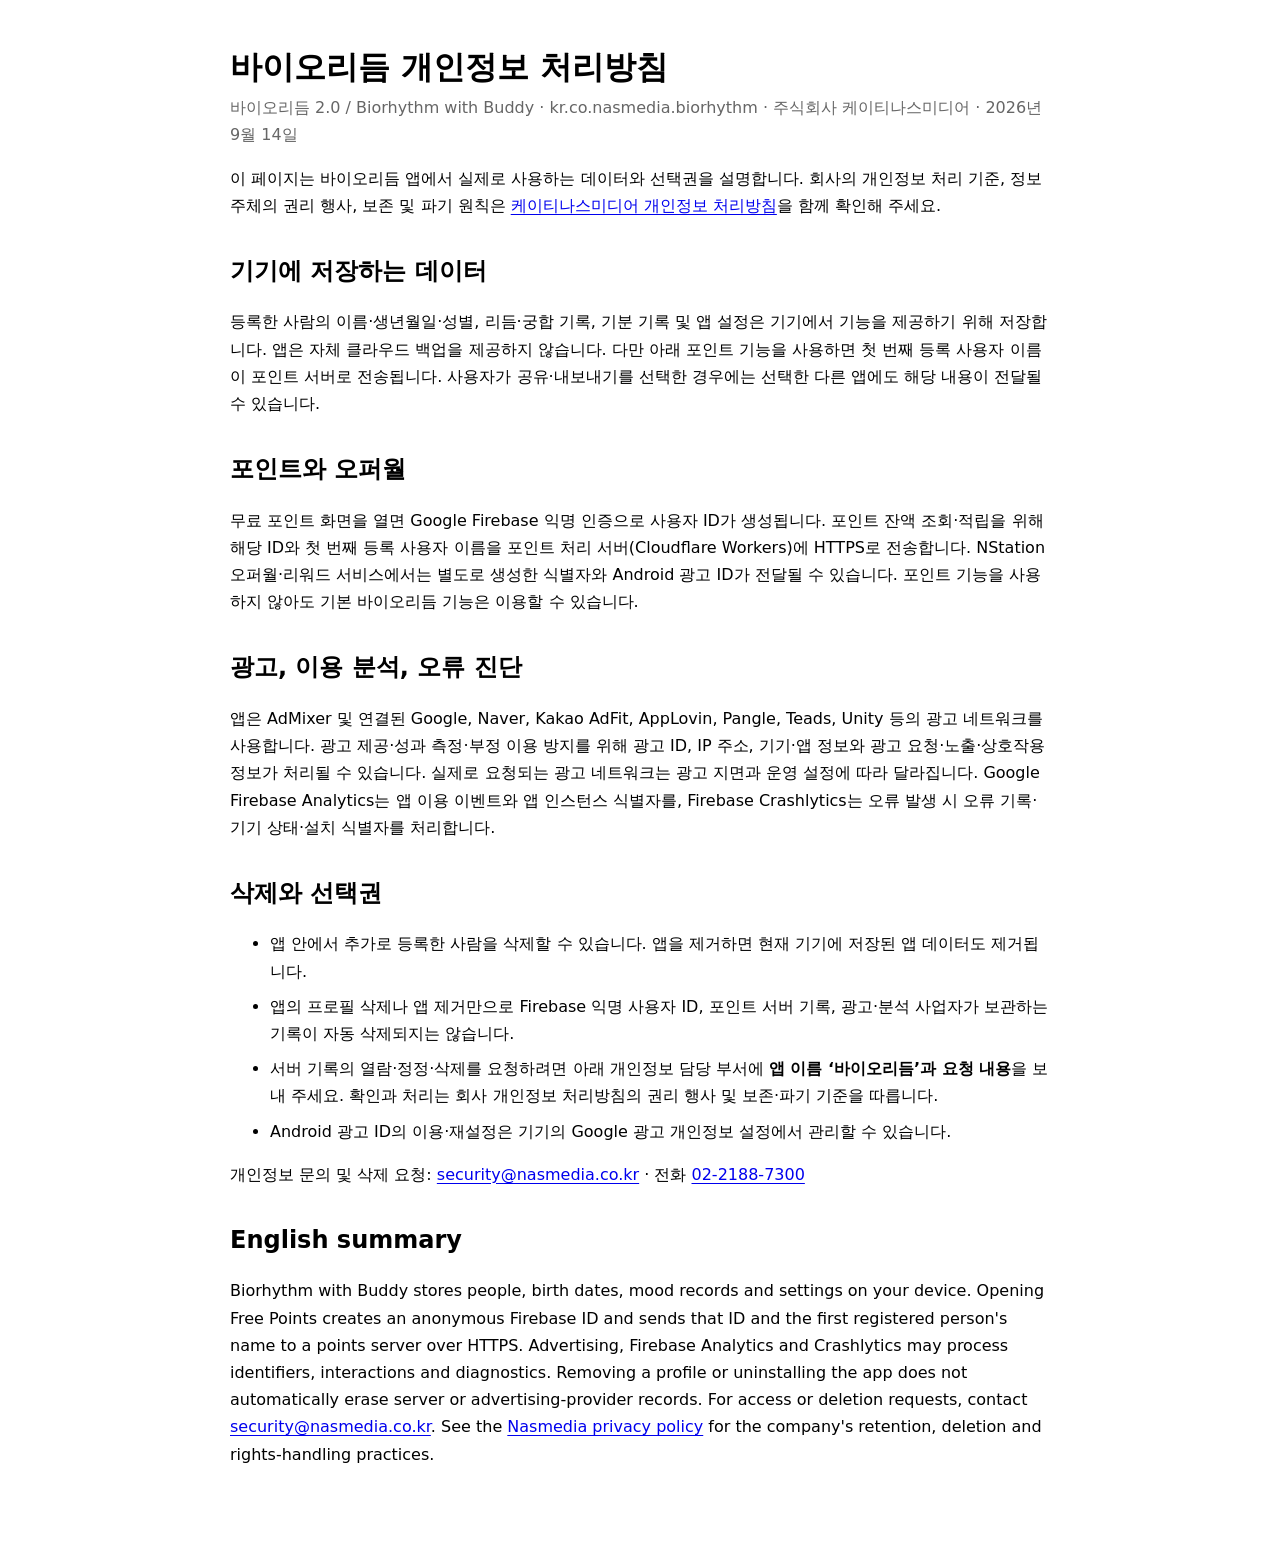
<file: biorhythm/privacy-policy/index.html>
<!doctype html>
<html lang="ko">
<head>
  <meta charset="utf-8">
  <meta name="viewport" content="width=device-width, initial-scale=1">
  <meta name="description" content="바이오리듬 앱의 개인정보 처리방침: 기기 내 데이터, 포인트 기능, 광고 및 분석 데이터 안내">
  <title>개인정보 처리방침 | 바이오리듬</title>
  <style>
    :root { color-scheme: light dark; font: 16px/1.7 system-ui, sans-serif; }
    body { max-width: 820px; margin: 0 auto; padding: 24px 20px 64px; overflow-wrap: anywhere; }
    h1, h2 { line-height: 1.4; }
    h1 { margin-bottom: 4px; } h2 { margin-top: 36px; }
    .meta { color: #666; margin-top: 0; }
    a { text-underline-offset: 3px; }
    a:focus-visible { outline: 3px solid #e19b00; outline-offset: 3px; }
    li { margin: 8px 0; }
    @media (prefers-color-scheme: dark) { .meta { color: #b8b8b8; } }
  </style>
</head>
<body>
  <main>
    <h1>바이오리듬 개인정보 처리방침</h1>
    <p class="meta">바이오리듬 2.0 / Biorhythm with Buddy · kr.co.nasmedia.biorhythm · 주식회사 케이티나스미디어 · 2026년 9월 14일</p>
    <p>이 페이지는 바이오리듬 앱에서 실제로 사용하는 데이터와 선택권을 설명합니다. 회사의 개인정보 처리 기준, 정보주체의 권리 행사, 보존 및 파기 원칙은 <a href="https://www.nasmedia.co.kr/%EA%B0%9C%EC%9D%B8%EC%A0%95%EB%B3%B4%EC%B2%98%EB%A6%AC%EB%B0%A9%EC%B9%A8/">케이티나스미디어 개인정보 처리방침</a>을 함께 확인해 주세요.</p>

    <h2>기기에 저장하는 데이터</h2>
    <p>등록한 사람의 이름·생년월일·성별, 리듬·궁합 기록, 기분 기록 및 앱 설정은 기기에서 기능을 제공하기 위해 저장합니다. 앱은 자체 클라우드 백업을 제공하지 않습니다. 다만 아래 포인트 기능을 사용하면 첫 번째 등록 사용자 이름이 포인트 서버로 전송됩니다. 사용자가 공유·내보내기를 선택한 경우에는 선택한 다른 앱에도 해당 내용이 전달될 수 있습니다.</p>

    <h2>포인트와 오퍼월</h2>
    <p>무료 포인트 화면을 열면 Google Firebase 익명 인증으로 사용자 ID가 생성됩니다. 포인트 잔액 조회·적립을 위해 해당 ID와 첫 번째 등록 사용자 이름을 포인트 처리 서버(Cloudflare Workers)에 HTTPS로 전송합니다. NStation 오퍼월·리워드 서비스에서는 별도로 생성한 식별자와 Android 광고 ID가 전달될 수 있습니다. 포인트 기능을 사용하지 않아도 기본 바이오리듬 기능은 이용할 수 있습니다.</p>

    <h2>광고, 이용 분석, 오류 진단</h2>
    <p>앱은 AdMixer 및 연결된 Google, Naver, Kakao AdFit, AppLovin, Pangle, Teads, Unity 등의 광고 네트워크를 사용합니다. 광고 제공·성과 측정·부정 이용 방지를 위해 광고 ID, IP 주소, 기기·앱 정보와 광고 요청·노출·상호작용 정보가 처리될 수 있습니다. 실제로 요청되는 광고 네트워크는 광고 지면과 운영 설정에 따라 달라집니다. Google Firebase Analytics는 앱 이용 이벤트와 앱 인스턴스 식별자를, Firebase Crashlytics는 오류 발생 시 오류 기록·기기 상태·설치 식별자를 처리합니다.</p>

    <h2 id="delete">삭제와 선택권</h2>
    <ul>
      <li>앱 안에서 추가로 등록한 사람을 삭제할 수 있습니다. 앱을 제거하면 현재 기기에 저장된 앱 데이터도 제거됩니다.</li>
      <li>앱의 프로필 삭제나 앱 제거만으로 Firebase 익명 사용자 ID, 포인트 서버 기록, 광고·분석 사업자가 보관하는 기록이 자동 삭제되지는 않습니다.</li>
      <li>서버 기록의 열람·정정·삭제를 요청하려면 아래 개인정보 담당 부서에 <strong>앱 이름 ‘바이오리듬’과 요청 내용</strong>을 보내 주세요. 확인과 처리는 회사 개인정보 처리방침의 권리 행사 및 보존·파기 기준을 따릅니다.</li>
      <li>Android 광고 ID의 이용·재설정은 기기의 Google 광고 개인정보 설정에서 관리할 수 있습니다.</li>
    </ul>
    <p>개인정보 문의 및 삭제 요청: <a href="mailto:security@nasmedia.co.kr?subject=%EB%B0%94%EC%9D%B4%EC%98%A4%EB%A6%AC%EB%93%AC%20%EA%B0%9C%EC%9D%B8%EC%A0%95%EB%B3%B4%20%EB%AC%B8%EC%9D%98">security@nasmedia.co.kr</a> · 전화 <a href="tel:+82221887300">02-2188-7300</a></p>

    <h2 lang="en">English summary</h2>
    <p lang="en">Biorhythm with Buddy stores people, birth dates, mood records and settings on your device. Opening Free Points creates an anonymous Firebase ID and sends that ID and the first registered person's name to a points server over HTTPS. Advertising, Firebase Analytics and Crashlytics may process identifiers, interactions and diagnostics. Removing a profile or uninstalling the app does not automatically erase server or advertising-provider records. For access or deletion requests, contact <a href="mailto:security@nasmedia.co.kr">security@nasmedia.co.kr</a>. See the <a href="https://www.nasmedia.co.kr/%EA%B0%9C%EC%9D%B8%EC%A0%95%EB%B3%B4%EC%B2%98%EB%A6%AC%EB%B0%A9%EC%B9%A8/">Nasmedia privacy policy</a> for the company's retention, deletion and rights-handling practices.</p>
  </main>
</body>
</html>
</file>
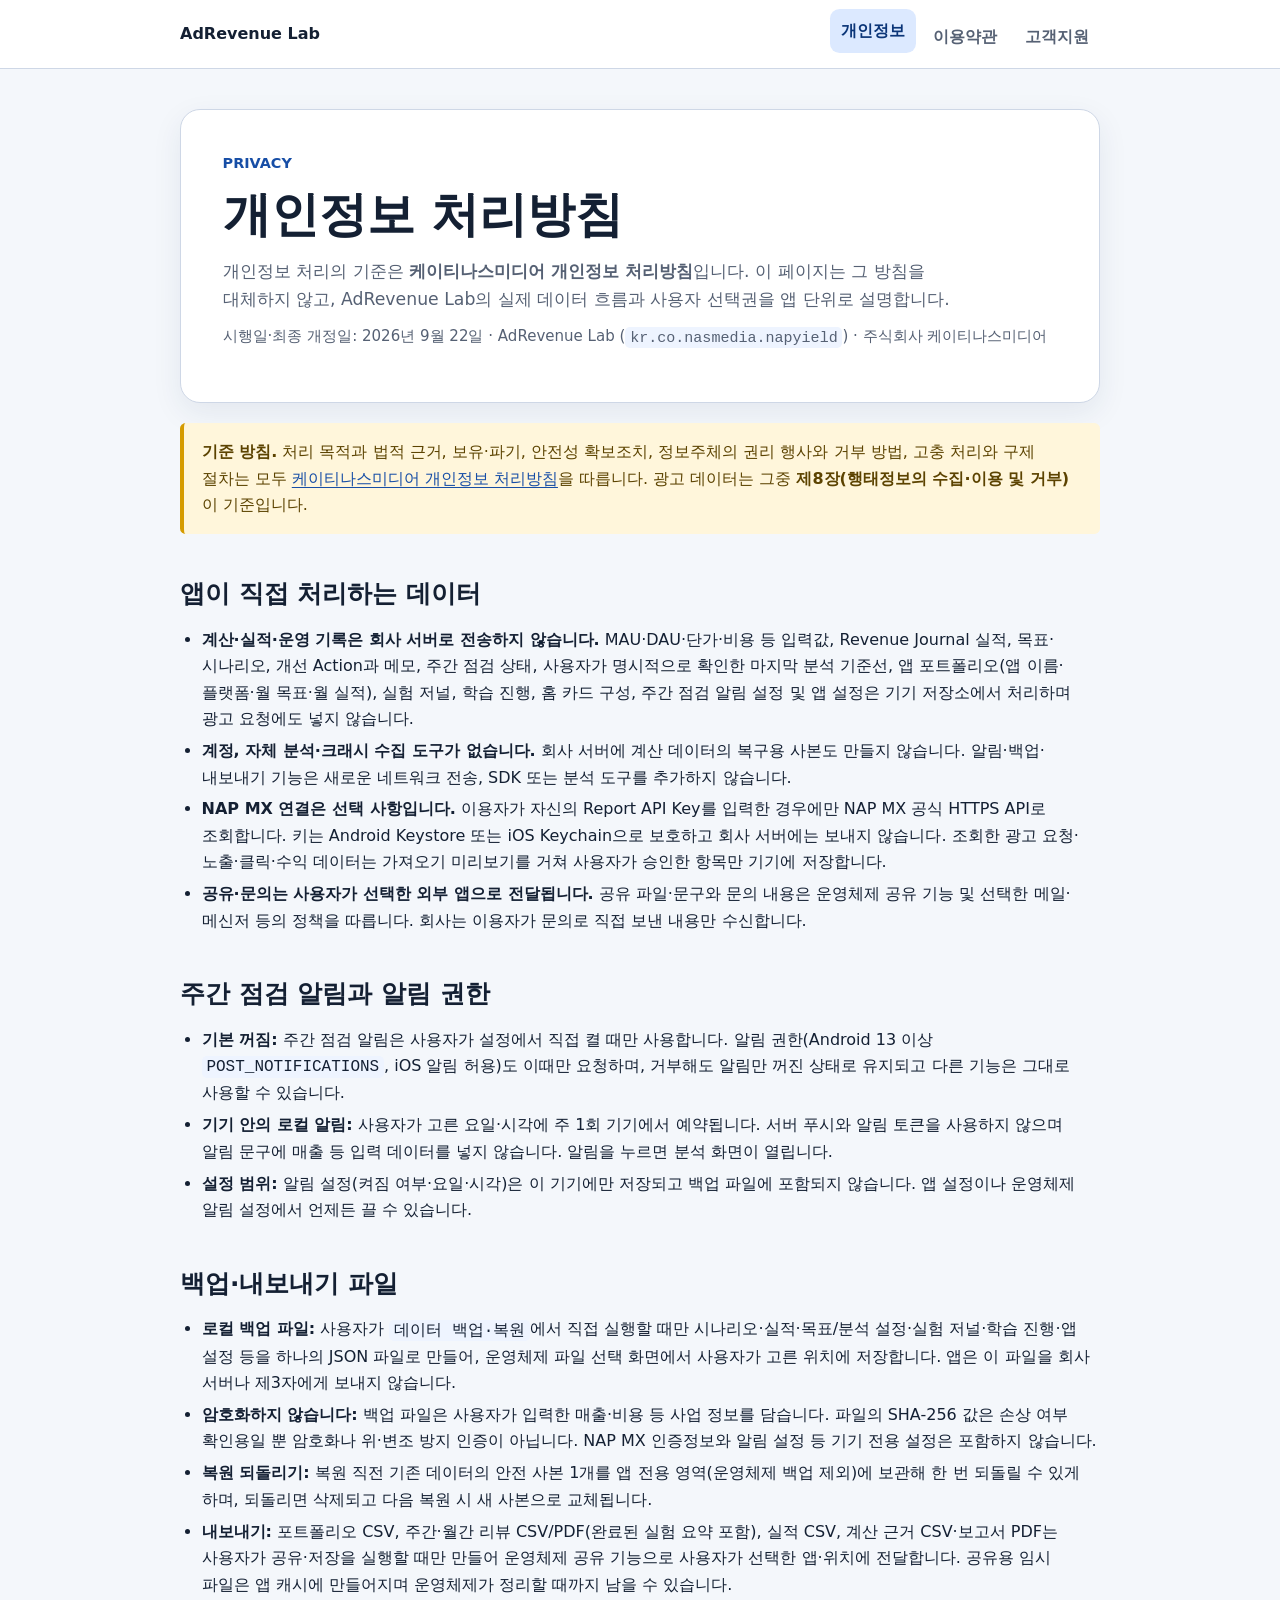
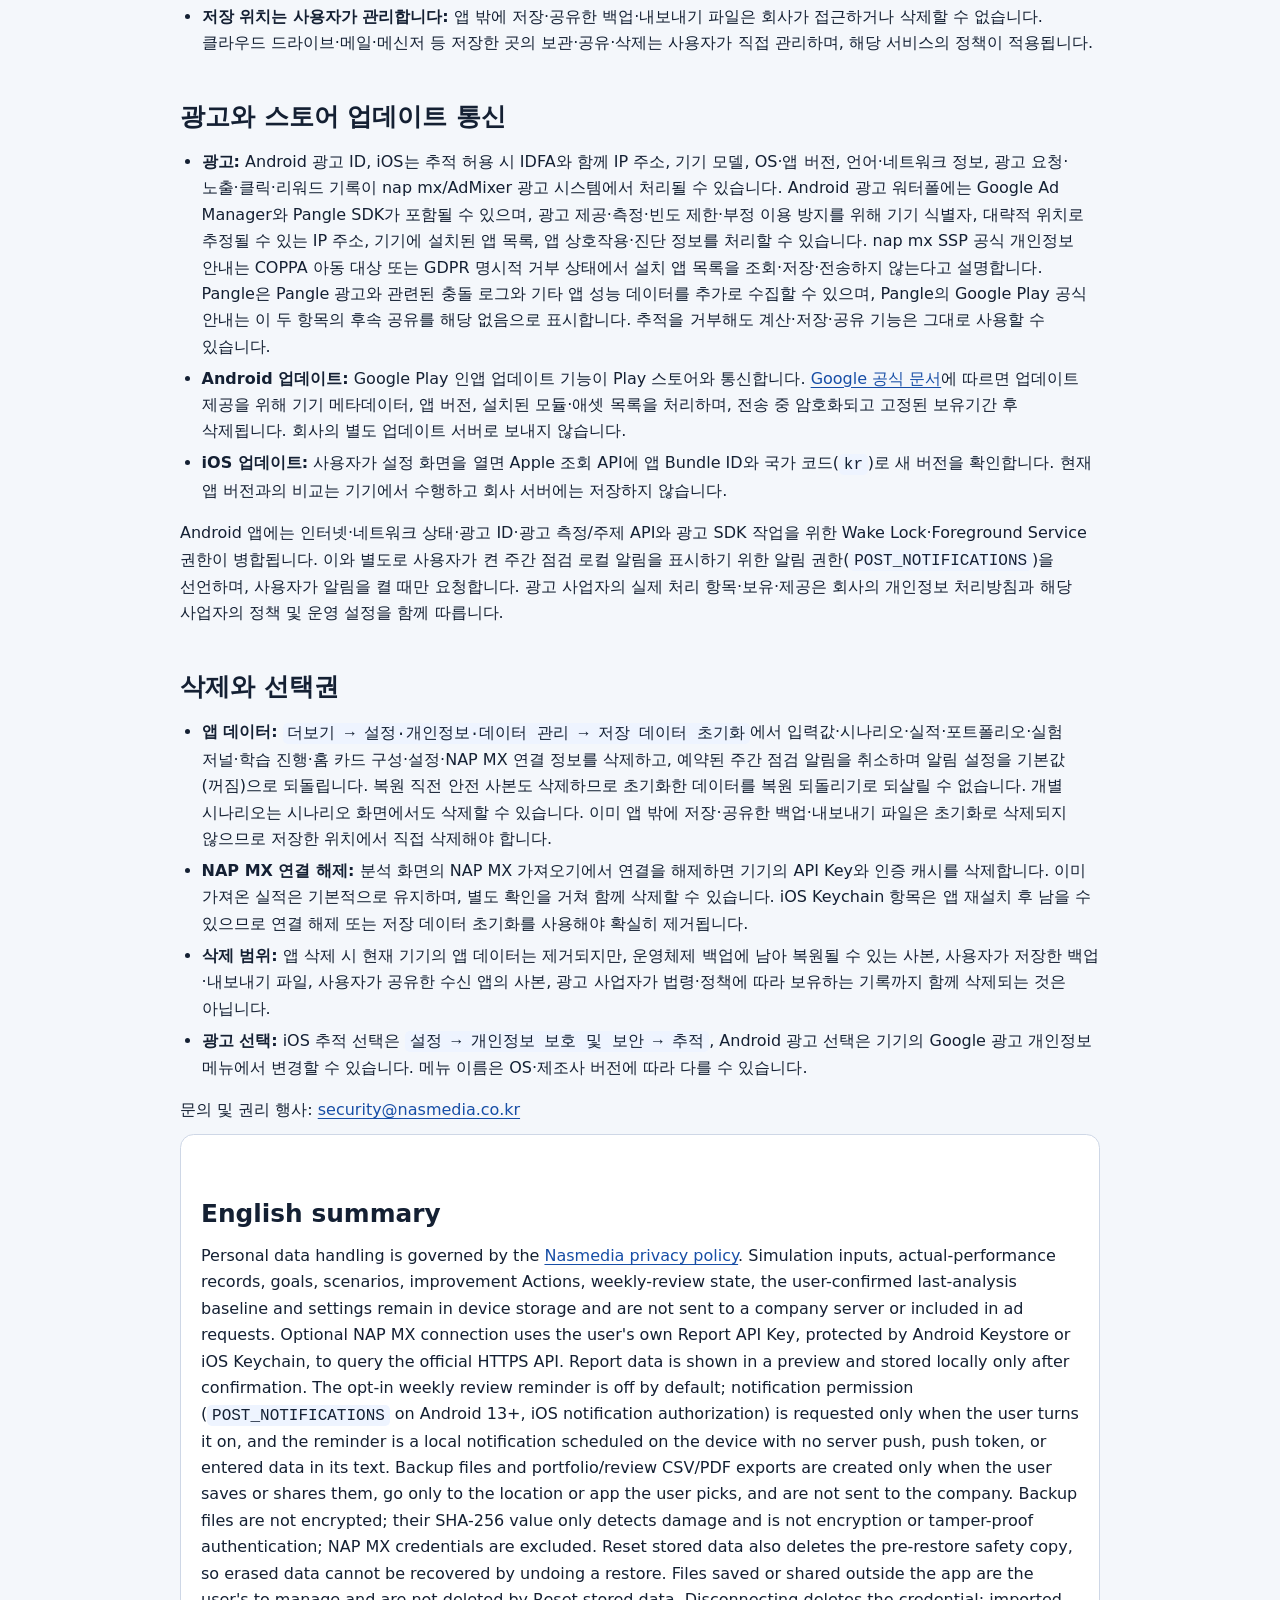
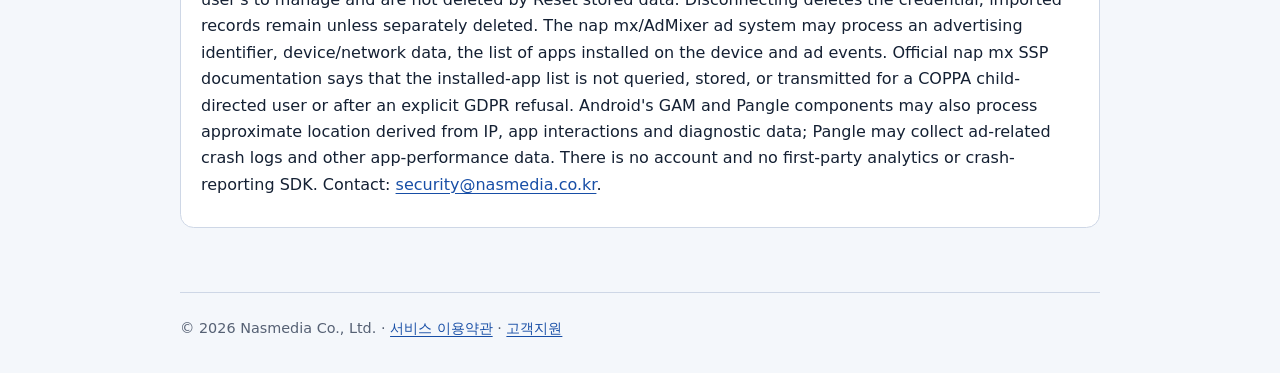
<file: ad-revenue-simulator/public/privacy-policy/index.html>
<!doctype html>
<html lang="ko">
<head>
  <meta charset="utf-8">
  <meta name="viewport" content="width=device-width,initial-scale=1">
  <meta name="description" content="AdRevenue Lab 앱 개인정보 고지. 로컬 계산 데이터, 주간 점검 알림, 백업·내보내기 파일, nap mx 광고, 스토어 업데이트 확인과 삭제·선택권을 안내합니다.">
  <title>개인정보 처리방침 | AdRevenue Lab</title>
  <link rel="stylesheet" href="../legal.css">
</head>
<body>
  <a class="skip-link" href="#content">본문 바로가기</a>
  <header class="site-header"><div class="header-inner"><a class="brand" href="../support/">AdRevenue Lab</a><nav aria-label="정책 및 지원"><ul><li><a aria-current="page" href="./">개인정보</a></li><li><a href="../terms-of-service/">이용약관</a></li><li><a href="../support/">고객지원</a></li></ul></nav></div></header>
  <main id="content">
    <section class="hero" aria-labelledby="page-title">
      <p class="eyebrow">PRIVACY</p><h1 id="page-title">개인정보 처리방침</h1>
      <p class="lead">개인정보 처리의 기준은 <strong>케이티나스미디어 개인정보 처리방침</strong>입니다. 이 페이지는 그 방침을 대체하지 않고, AdRevenue Lab의 실제 데이터 흐름과 사용자 선택권을 앱 단위로 설명합니다.</p>
      <p class="meta">시행일·최종 개정일: 2026년 9월 22일 · AdRevenue Lab (<code>kr.co.nasmedia.napyield</code>) · 주식회사 케이티나스미디어</p>
    </section>

    <aside class="notice" aria-label="기준 방침"><strong>기준 방침.</strong> 처리 목적과 법적 근거, 보유·파기, 안전성 확보조치, 정보주체의 권리 행사와 거부 방법, 고충 처리와 구제 절차는 모두 <a href="https://www.nasmedia.co.kr/%EA%B0%9C%EC%9D%B8%EC%A0%95%EB%B3%B4%EC%B2%98%EB%A6%AC%EB%B0%A9%EC%B9%A8/">케이티나스미디어 개인정보 처리방침</a>을 따릅니다. 광고 데이터는 그중 <strong>제8장(행태정보의 수집·이용 및 거부)</strong>이 기준입니다.</aside>

    <section aria-labelledby="local-data"><h2 id="local-data">앱이 직접 처리하는 데이터</h2>
      <ul>
        <li><strong>계산·실적·운영 기록은 회사 서버로 전송하지 않습니다.</strong> MAU·DAU·단가·비용 등 입력값, Revenue Journal 실적, 목표·시나리오, 개선 Action과 메모, 주간 점검 상태, 사용자가 명시적으로 확인한 마지막 분석 기준선, 앱 포트폴리오(앱 이름·플랫폼·월 목표·월 실적), 실험 저널, 학습 진행, 홈 카드 구성, 주간 점검 알림 설정 및 앱 설정은 기기 저장소에서 처리하며 광고 요청에도 넣지 않습니다.</li>
        <li><strong>계정, 자체 분석·크래시 수집 도구가 없습니다.</strong> 회사 서버에 계산 데이터의 복구용 사본도 만들지 않습니다. 알림·백업·내보내기 기능은 새로운 네트워크 전송, SDK 또는 분석 도구를 추가하지 않습니다.</li>
        <li><strong>NAP MX 연결은 선택 사항입니다.</strong> 이용자가 자신의 Report API Key를 입력한 경우에만 NAP MX 공식 HTTPS API로 조회합니다. 키는 Android Keystore 또는 iOS Keychain으로 보호하고 회사 서버에는 보내지 않습니다. 조회한 광고 요청·노출·클릭·수익 데이터는 가져오기 미리보기를 거쳐 사용자가 승인한 항목만 기기에 저장합니다.</li>
        <li><strong>공유·문의는 사용자가 선택한 외부 앱으로 전달됩니다.</strong> 공유 파일·문구와 문의 내용은 운영체제 공유 기능 및 선택한 메일·메신저 등의 정책을 따릅니다. 회사는 이용자가 문의로 직접 보낸 내용만 수신합니다.</li>
      </ul>
    </section>

    <section aria-labelledby="reminder"><h2 id="reminder">주간 점검 알림과 알림 권한</h2>
      <ul>
        <li><strong>기본 꺼짐:</strong> 주간 점검 알림은 사용자가 설정에서 직접 켤 때만 사용합니다. 알림 권한(Android 13 이상 <code>POST_NOTIFICATIONS</code>, iOS 알림 허용)도 이때만 요청하며, 거부해도 알림만 꺼진 상태로 유지되고 다른 기능은 그대로 사용할 수 있습니다.</li>
        <li><strong>기기 안의 로컬 알림:</strong> 사용자가 고른 요일·시각에 주 1회 기기에서 예약됩니다. 서버 푸시와 알림 토큰을 사용하지 않으며 알림 문구에 매출 등 입력 데이터를 넣지 않습니다. 알림을 누르면 분석 화면이 열립니다.</li>
        <li><strong>설정 범위:</strong> 알림 설정(켜짐 여부·요일·시각)은 이 기기에만 저장되고 백업 파일에 포함되지 않습니다. 앱 설정이나 운영체제 알림 설정에서 언제든 끌 수 있습니다.</li>
      </ul>
    </section>

    <section aria-labelledby="files"><h2 id="files">백업·내보내기 파일</h2>
      <ul>
        <li><strong>로컬 백업 파일:</strong> 사용자가 <code>데이터 백업·복원</code>에서 직접 실행할 때만 시나리오·실적·목표/분석 설정·실험 저널·학습 진행·앱 설정 등을 하나의 JSON 파일로 만들어, 운영체제 파일 선택 화면에서 사용자가 고른 위치에 저장합니다. 앱은 이 파일을 회사 서버나 제3자에게 보내지 않습니다.</li>
        <li><strong>암호화하지 않습니다:</strong> 백업 파일은 사용자가 입력한 매출·비용 등 사업 정보를 담습니다. 파일의 SHA-256 값은 손상 여부 확인용일 뿐 암호화나 위·변조 방지 인증이 아닙니다. NAP MX 인증정보와 알림 설정 등 기기 전용 설정은 포함하지 않습니다.</li>
        <li><strong>복원 되돌리기:</strong> 복원 직전 기존 데이터의 안전 사본 1개를 앱 전용 영역(운영체제 백업 제외)에 보관해 한 번 되돌릴 수 있게 하며, 되돌리면 삭제되고 다음 복원 시 새 사본으로 교체됩니다.</li>
        <li><strong>내보내기:</strong> 포트폴리오 CSV, 주간·월간 리뷰 CSV/PDF(완료된 실험 요약 포함), 실적 CSV, 계산 근거 CSV·보고서 PDF는 사용자가 공유·저장을 실행할 때만 만들어 운영체제 공유 기능으로 사용자가 선택한 앱·위치에 전달합니다. 공유용 임시 파일은 앱 캐시에 만들어지며 운영체제가 정리할 때까지 남을 수 있습니다.</li>
        <li><strong>저장 위치는 사용자가 관리합니다:</strong> 앱 밖에 저장·공유한 백업·내보내기 파일은 회사가 접근하거나 삭제할 수 없습니다. 클라우드 드라이브·메일·메신저 등 저장한 곳의 보관·공유·삭제는 사용자가 직접 관리하며, 해당 서비스의 정책이 적용됩니다.</li>
      </ul>
    </section>

    <section aria-labelledby="communications"><h2 id="communications">광고와 스토어 업데이트 통신</h2>
      <ul>
        <li><strong>광고:</strong> Android 광고 ID, iOS는 추적 허용 시 IDFA와 함께 IP 주소, 기기 모델, OS·앱 버전, 언어·네트워크 정보, 광고 요청·노출·클릭·리워드 기록이 nap mx/AdMixer 광고 시스템에서 처리될 수 있습니다. Android 광고 워터폴에는 Google Ad Manager와 Pangle SDK가 포함될 수 있으며, 광고 제공·측정·빈도 제한·부정 이용 방지를 위해 기기 식별자, 대략적 위치로 추정될 수 있는 IP 주소, 기기에 설치된 앱 목록, 앱 상호작용·진단 정보를 처리할 수 있습니다. nap mx SSP 공식 개인정보 안내는 COPPA 아동 대상 또는 GDPR 명시적 거부 상태에서 설치 앱 목록을 조회·저장·전송하지 않는다고 설명합니다. Pangle은 Pangle 광고와 관련된 충돌 로그와 기타 앱 성능 데이터를 추가로 수집할 수 있으며, Pangle의 Google Play 공식 안내는 이 두 항목의 후속 공유를 해당 없음으로 표시합니다. 추적을 거부해도 계산·저장·공유 기능은 그대로 사용할 수 있습니다.</li>
        <li><strong>Android 업데이트:</strong> Google Play 인앱 업데이트 기능이 Play 스토어와 통신합니다. <a href="https://developer.android.com/guide/playcore/in-app-updates">Google 공식 문서</a>에 따르면 업데이트 제공을 위해 기기 메타데이터, 앱 버전, 설치된 모듈·애셋 목록을 처리하며, 전송 중 암호화되고 고정된 보유기간 후 삭제됩니다. 회사의 별도 업데이트 서버로 보내지 않습니다.</li>
        <li><strong>iOS 업데이트:</strong> 사용자가 설정 화면을 열면 Apple 조회 API에 앱 Bundle ID와 국가 코드(<code>kr</code>)로 새 버전을 확인합니다. 현재 앱 버전과의 비교는 기기에서 수행하고 회사 서버에는 저장하지 않습니다.</li>
      </ul>
      <p>Android 앱에는 인터넷·네트워크 상태·광고 ID·광고 측정/주제 API와 광고 SDK 작업을 위한 Wake Lock·Foreground Service 권한이 병합됩니다. 이와 별도로 사용자가 켠 주간 점검 로컬 알림을 표시하기 위한 알림 권한(<code>POST_NOTIFICATIONS</code>)을 선언하며, 사용자가 알림을 켤 때만 요청합니다. 광고 사업자의 실제 처리 항목·보유·제공은 회사의 개인정보 처리방침과 해당 사업자의 정책 및 운영 설정을 함께 따릅니다.</p>
    </section>

    <section aria-labelledby="choices"><h2 id="choices">삭제와 선택권</h2>
      <ul>
        <li><strong>앱 데이터:</strong> <code>더보기 → 설정·개인정보·데이터 관리 → 저장 데이터 초기화</code>에서 입력값·시나리오·실적·포트폴리오·실험 저널·학습 진행·홈 카드 구성·설정·NAP MX 연결 정보를 삭제하고, 예약된 주간 점검 알림을 취소하며 알림 설정을 기본값(꺼짐)으로 되돌립니다. 복원 직전 안전 사본도 삭제하므로 초기화한 데이터를 복원 되돌리기로 되살릴 수 없습니다. 개별 시나리오는 시나리오 화면에서도 삭제할 수 있습니다. 이미 앱 밖에 저장·공유한 백업·내보내기 파일은 초기화로 삭제되지 않으므로 저장한 위치에서 직접 삭제해야 합니다.</li>
        <li><strong>NAP MX 연결 해제:</strong> 분석 화면의 NAP MX 가져오기에서 연결을 해제하면 기기의 API Key와 인증 캐시를 삭제합니다. 이미 가져온 실적은 기본적으로 유지하며, 별도 확인을 거쳐 함께 삭제할 수 있습니다. iOS Keychain 항목은 앱 재설치 후 남을 수 있으므로 연결 해제 또는 저장 데이터 초기화를 사용해야 확실히 제거됩니다.</li>
        <li><strong>삭제 범위:</strong> 앱 삭제 시 현재 기기의 앱 데이터는 제거되지만, 운영체제 백업에 남아 복원될 수 있는 사본, 사용자가 저장한 백업·내보내기 파일, 사용자가 공유한 수신 앱의 사본, 광고 사업자가 법령·정책에 따라 보유하는 기록까지 함께 삭제되는 것은 아닙니다.</li>
        <li><strong>광고 선택:</strong> iOS 추적 선택은 <code>설정 → 개인정보 보호 및 보안 → 추적</code>, Android 광고 선택은 기기의 Google 광고 개인정보 메뉴에서 변경할 수 있습니다. 메뉴 이름은 OS·제조사 버전에 따라 다를 수 있습니다.</li>
      </ul>
      <p>문의 및 권리 행사: <a href="mailto:security@nasmedia.co.kr">security@nasmedia.co.kr</a></p>
    </section>

    <section class="card" aria-labelledby="english-summary"><h2 id="english-summary">English summary</h2><p>Personal data handling is governed by the <a href="https://www.nasmedia.co.kr/%EA%B0%9C%EC%9D%B8%EC%A0%95%EB%B3%B4%EC%B2%98%EB%A6%AC%EB%B0%A9%EC%B9%A8/">Nasmedia privacy policy</a>. Simulation inputs, actual-performance records, goals, scenarios, improvement Actions, weekly-review state, the user-confirmed last-analysis baseline and settings remain in device storage and are not sent to a company server or included in ad requests. Optional NAP MX connection uses the user's own Report API Key, protected by Android Keystore or iOS Keychain, to query the official HTTPS API. Report data is shown in a preview and stored locally only after confirmation. The opt-in weekly review reminder is off by default; notification permission (<code>POST_NOTIFICATIONS</code> on Android 13+, iOS notification authorization) is requested only when the user turns it on, and the reminder is a local notification scheduled on the device with no server push, push token, or entered data in its text. Backup files and portfolio/review CSV/PDF exports are created only when the user saves or shares them, go only to the location or app the user picks, and are not sent to the company. Backup files are not encrypted; their SHA-256 value only detects damage and is not encryption or tamper-proof authentication; NAP MX credentials are excluded. Reset stored data also deletes the pre-restore safety copy, so erased data cannot be recovered by undoing a restore. Files saved or shared outside the app are the user's to manage and are not deleted by Reset stored data. Disconnecting deletes the credential; imported records remain unless separately deleted. The nap mx/AdMixer ad system may process an advertising identifier, device/network data, the list of apps installed on the device and ad events. Official nap mx SSP documentation says that the installed-app list is not queried, stored, or transmitted for a COPPA child-directed user or after an explicit GDPR refusal. Android's GAM and Pangle components may also process approximate location derived from IP, app interactions and diagnostic data; Pangle may collect ad-related crash logs and other app-performance data. There is no account and no first-party analytics or crash-reporting SDK. Contact: <a href="mailto:security@nasmedia.co.kr">security@nasmedia.co.kr</a>.</p></section>
  </main>
  <footer class="site-footer">© 2026 Nasmedia Co., Ltd. · <a href="../terms-of-service/">서비스 이용약관</a> · <a href="../support/">고객지원</a></footer>
</body>
</html>
</file>
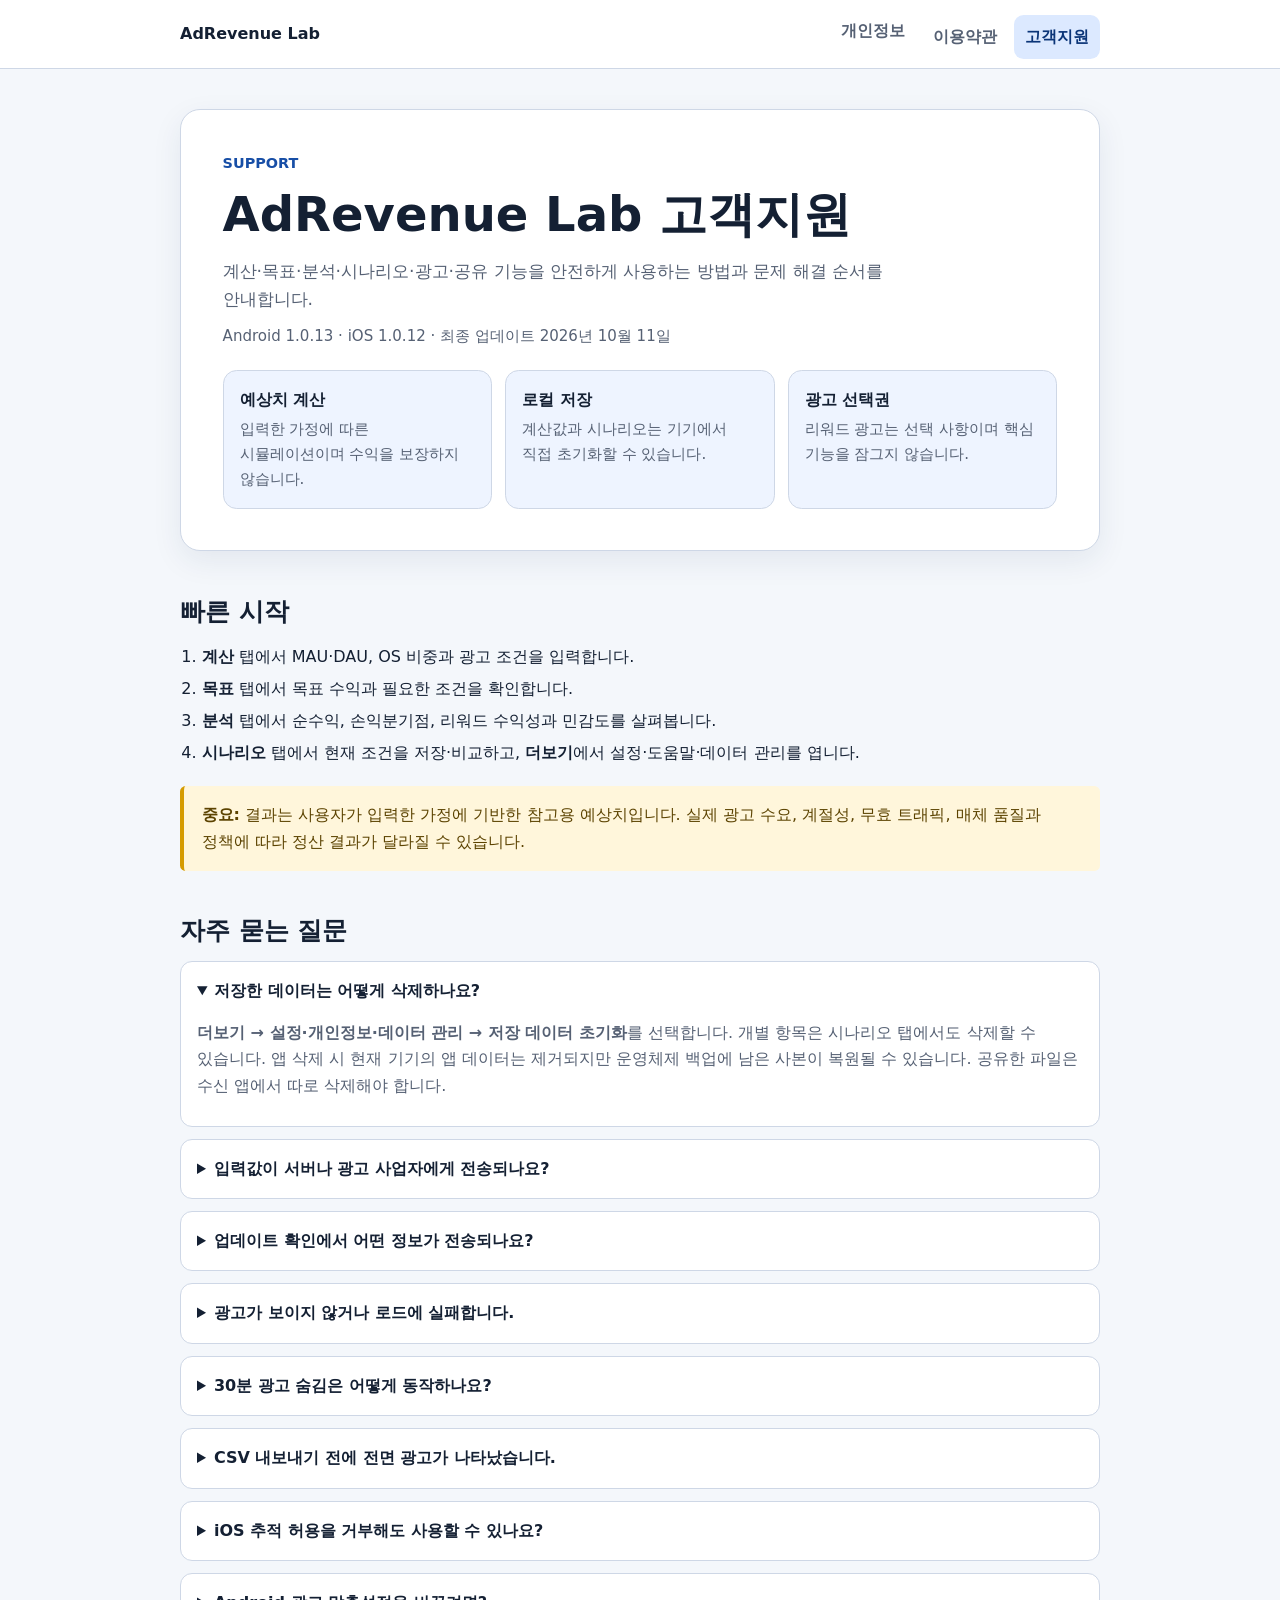
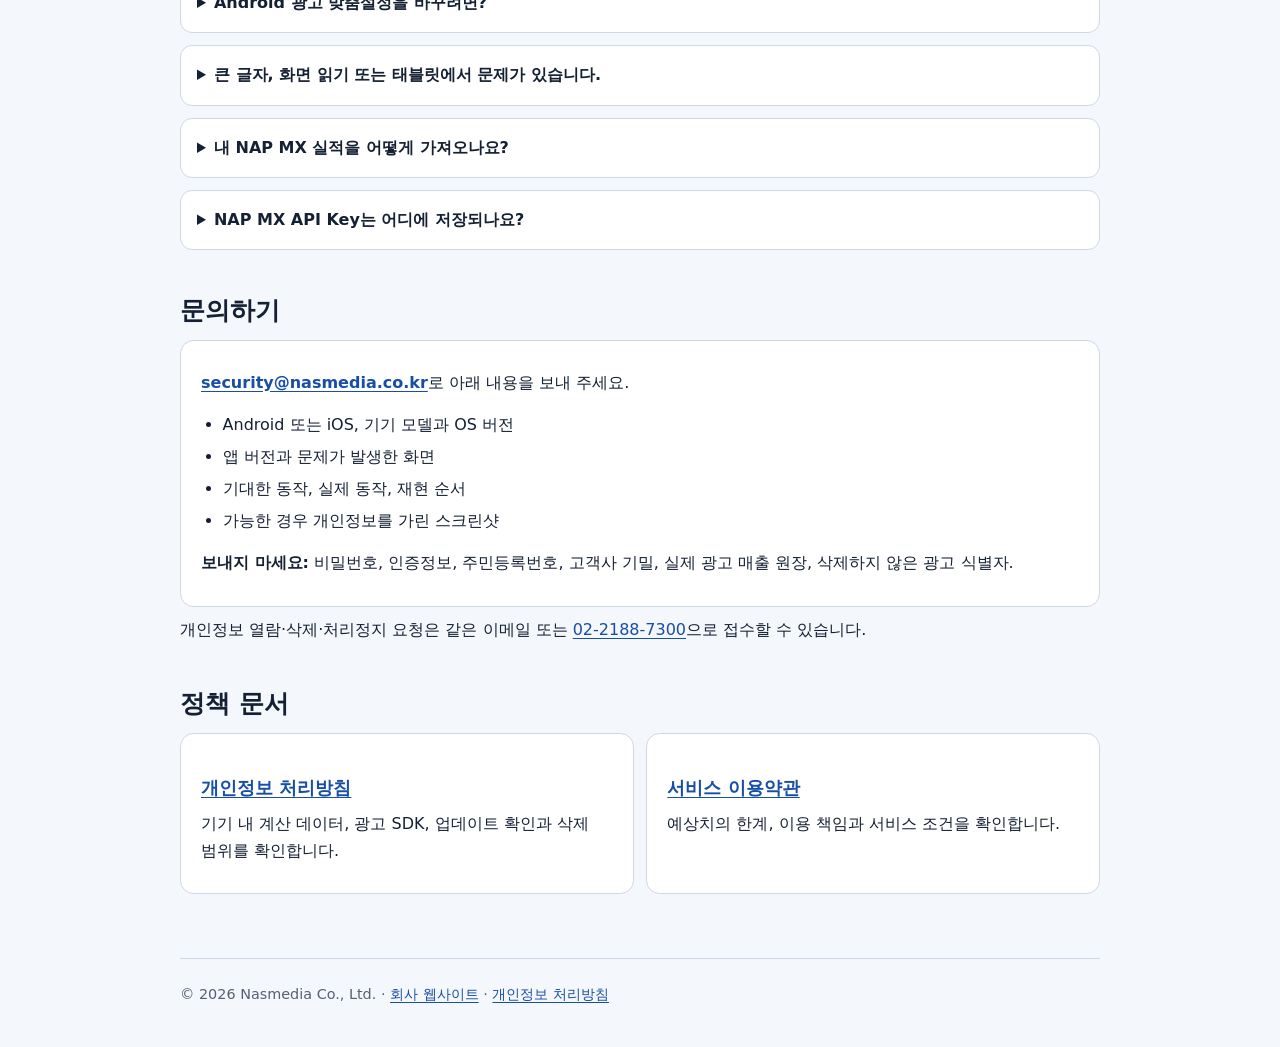
<file: ad-revenue-simulator/public/support/index.html>
<!doctype html>
<html lang="ko">
<head>
  <meta charset="utf-8">
  <meta name="viewport" content="width=device-width,initial-scale=1">
  <meta name="description" content="AdRevenue Lab Android 1.0.13·iOS 1.0.12 사용법, NAP MX 연결, 데이터 삭제, 광고, 업데이트, CSV 공유 및 문의 안내입니다.">
  <title>고객지원 | AdRevenue Lab</title>
  <link rel="stylesheet" href="../legal.css">
</head>
<body>
  <a class="skip-link" href="#content">본문 바로가기</a>
  <header class="site-header"><div class="header-inner"><a class="brand" href="./">AdRevenue Lab</a><nav aria-label="정책 및 지원"><ul><li><a href="../privacy-policy/">개인정보</a></li><li><a href="../terms-of-service/">이용약관</a></li><li><a aria-current="page" href="./">고객지원</a></li></ul></nav></div></header>
  <main id="content">
    <section class="hero" aria-labelledby="page-title">
      <p class="eyebrow">SUPPORT</p><h1 id="page-title">AdRevenue Lab 고객지원</h1>
      <p class="lead">계산·목표·분석·시나리오·광고·공유 기능을 안전하게 사용하는 방법과 문제 해결 순서를 안내합니다.</p>
      <p class="meta">Android 1.0.13 · iOS 1.0.12 · 최종 업데이트 2026년 10월 11일</p>
      <div class="summary-grid" aria-label="지원 핵심 안내"><div class="summary-item"><strong>예상치 계산</strong><p>입력한 가정에 따른 시뮬레이션이며 수익을 보장하지 않습니다.</p></div><div class="summary-item"><strong>로컬 저장</strong><p>계산값과 시나리오는 기기에서 직접 초기화할 수 있습니다.</p></div><div class="summary-item"><strong>광고 선택권</strong><p>리워드 광고는 선택 사항이며 핵심 기능을 잠그지 않습니다.</p></div></div>
    </section>

    <section aria-labelledby="quick-start"><h2 id="quick-start">빠른 시작</h2><ol><li><strong>계산</strong> 탭에서 MAU·DAU, OS 비중과 광고 조건을 입력합니다.</li><li><strong>목표</strong> 탭에서 목표 수익과 필요한 조건을 확인합니다.</li><li><strong>분석</strong> 탭에서 순수익, 손익분기점, 리워드 수익성과 민감도를 살펴봅니다.</li><li><strong>시나리오</strong> 탭에서 현재 조건을 저장·비교하고, <strong>더보기</strong>에서 설정·도움말·데이터 관리를 엽니다.</li></ol><div class="notice"><strong>중요:</strong> 결과는 사용자가 입력한 가정에 기반한 참고용 예상치입니다. 실제 광고 수요, 계절성, 무효 트래픽, 매체 품질과 정책에 따라 정산 결과가 달라질 수 있습니다.</div></section>

    <section aria-labelledby="faq"><h2 id="faq">자주 묻는 질문</h2>
      <details open><summary>저장한 데이터는 어떻게 삭제하나요?</summary><div><p><strong>더보기 → 설정·개인정보·데이터 관리 → 저장 데이터 초기화</strong>를 선택합니다. 개별 항목은 시나리오 탭에서도 삭제할 수 있습니다. 앱 삭제 시 현재 기기의 앱 데이터는 제거되지만 운영체제 백업에 남은 사본이 복원될 수 있습니다. 공유한 파일은 수신 앱에서 따로 삭제해야 합니다.</p></div></details>
      <details><summary>입력값이 서버나 광고 사업자에게 전송되나요?</summary><div><p>MAU·DAU·eCPM, 시나리오 이름·메모 등 계산 데이터는 기기 안에 저장되고 회사 서버나 광고 요청에 포함되지 않습니다. 다만 nap mx 광고의 제공·측정·빈도 제한·부정 이용 방지를 위해 기기·네트워크 정보, 광고 식별자와 광고 이용 이벤트가 처리될 수 있습니다. 자세한 내용은 <a href="../privacy-policy/">개인정보 처리방침</a>을 확인하세요.</p></div></details>
      <details><summary>업데이트 확인에서 어떤 정보가 전송되나요?</summary><div><p>Android는 Google Play 인앱 업데이트 기능을 사용합니다. Google 공식 문서에 따르면 기기 메타데이터, 앱 버전, 설치된 모듈·애셋 목록이 업데이트 제공을 위해 처리됩니다. iOS는 설정 화면을 열 때 Apple에 앱 Bundle ID와 국가 코드(<code>kr</code>)로 조회하며, 현재 버전과의 비교는 기기에서 수행합니다. 어느 플랫폼도 회사의 별도 업데이트 서버로 계산 데이터를 보내지 않습니다.</p></div></details>
      <details><summary>광고가 보이지 않거나 로드에 실패합니다.</summary><div><p>광고 재고가 없는 no-fill, 일시적인 네트워크 상태, 광고 차단 설정 또는 테스트 환경 때문에 표시되지 않을 수 있습니다. 네트워크 연결을 확인한 뒤 잠시 후 다시 시도하세요. 광고가 없어도 계산·저장·공유 기능은 계속 사용할 수 있습니다.</p></div></details>
      <details><summary>30분 광고 숨김은 어떻게 동작하나요?</summary><div><p><strong>더보기 → 설정·개인정보·데이터 관리 → 30분 광고 숨김</strong>에서 리워드 동영상을 끝까지 시청해 보상이 확인되면 해당 기기에서 30분 동안 앱 광고를 숨깁니다. 로드 실패·중도 종료 시에는 시간이 부여되지 않습니다. 리워드 시청 여부와 관계없이 핵심 계산 기능은 동일합니다.</p></div></details>
      <details><summary>CSV 내보내기 전에 전면 광고가 나타났습니다.</summary><div><p>광고 숨김 상태가 아닐 때 앱 세션당 최대 한 번 전면 광고가 표시될 수 있습니다. 광고가 닫히거나 로드되지 않으면 운영체제 공유 화면으로 이어져야 합니다. 공유할 앱을 사용자가 직접 선택하며, 내보내기 전 시나리오 이름·메모에 개인정보나 회사 기밀이 없는지 확인하세요.</p></div></details>
      <details><summary>iOS 추적 허용을 거부해도 사용할 수 있나요?</summary><div><p>예. ATT를 거부해도 계산·저장·공유·리워드 기능은 제한되지 않습니다. 광고는 제한된 형태로 계속 표시될 수 있습니다. 권한은 iOS 설정의 <strong>개인정보 보호 및 보안 → 추적</strong>에서 바꿀 수 있습니다.</p></div></details>
      <details><summary>Android 광고 맞춤설정을 바꾸려면?</summary><div><p>Android 설정의 개인정보 보호 또는 Google 광고 메뉴에서 광고 ID 삭제·재설정과 광고 개인정보 선택을 관리할 수 있습니다. 메뉴 이름과 위치는 제조사·OS 버전에 따라 다를 수 있습니다.</p></div></details>
      <details><summary>큰 글자, 화면 읽기 또는 태블릿에서 문제가 있습니다.</summary><div><p>기기 모델, OS 버전, 글자 크기, 화면 방향, 문제가 난 화면과 재현 순서를 알려 주세요. 스크린샷을 보낼 때는 알림·계정명·시나리오 메모 등 개인정보나 회사 기밀을 가려 주세요.</p></div></details>
      <details><summary>내 NAP MX 실적을 어떻게 가져오나요?</summary><div><p><strong>분석 → NAP MX에서 업데이트</strong>에서 본인의 Report API Key와 조회 기간을 입력하고 연결 테스트를 실행하세요. 조회 결과는 바로 저장되지 않고 미리보기로 표시됩니다. 기존 직접 입력·CSV 데이터와 충돌하면 현재 값을 유지할지 NAP MX 값으로 바꿀지 선택한 뒤 가져옵니다. 앱은 NAP MX에 없는 DAU·운영비 등의 값을 직접 보완할 수 있습니다.</p></div></details>
      <details><summary>NAP MX API Key는 어디에 저장되나요?</summary><div><p>Android에서는 Keystore로 암호화한 백업 제외 저장소, iOS에서는 이 기기 전용 Keychain에 저장하며 회사 서버로 보내지 않습니다. 저장 후에는 전체 키를 다시 표시하지 않습니다. 연결 해제 시 키를 삭제하고 가져온 실적은 기본적으로 유지합니다. 문의·스크린샷·로그에 API Key를 보내지 마세요.</p></div></details>
    </section>

    <section aria-labelledby="contact"><h2 id="contact">문의하기</h2><div class="card"><p><a href="mailto:security@nasmedia.co.kr?subject=AdRevenue%20Lab%20지원%20문의"><strong>security@nasmedia.co.kr</strong></a>로 아래 내용을 보내 주세요.</p><ul><li>Android 또는 iOS, 기기 모델과 OS 버전</li><li>앱 버전과 문제가 발생한 화면</li><li>기대한 동작, 실제 동작, 재현 순서</li><li>가능한 경우 개인정보를 가린 스크린샷</li></ul><p><strong>보내지 마세요:</strong> 비밀번호, 인증정보, 주민등록번호, 고객사 기밀, 실제 광고 매출 원장, 삭제하지 않은 광고 식별자.</p></div><p>개인정보 열람·삭제·처리정지 요청은 같은 이메일 또는 <a href="tel:+82221887300">02-2188-7300</a>으로 접수할 수 있습니다.</p></section>
    <section aria-labelledby="links"><h2 id="links">정책 문서</h2><div class="contact-grid"><div class="card"><h3><a href="../privacy-policy/">개인정보 처리방침</a></h3><p>기기 내 계산 데이터, 광고 SDK, 업데이트 확인과 삭제 범위를 확인합니다.</p></div><div class="card"><h3><a href="../terms-of-service/">서비스 이용약관</a></h3><p>예상치의 한계, 이용 책임과 서비스 조건을 확인합니다.</p></div></div></section>
  </main>
  <footer class="site-footer">© 2026 Nasmedia Co., Ltd. · <a href="https://www.nasmedia.co.kr/">회사 웹사이트</a> · <a href="../privacy-policy/">개인정보 처리방침</a></footer>
</body>
</html>
</file>
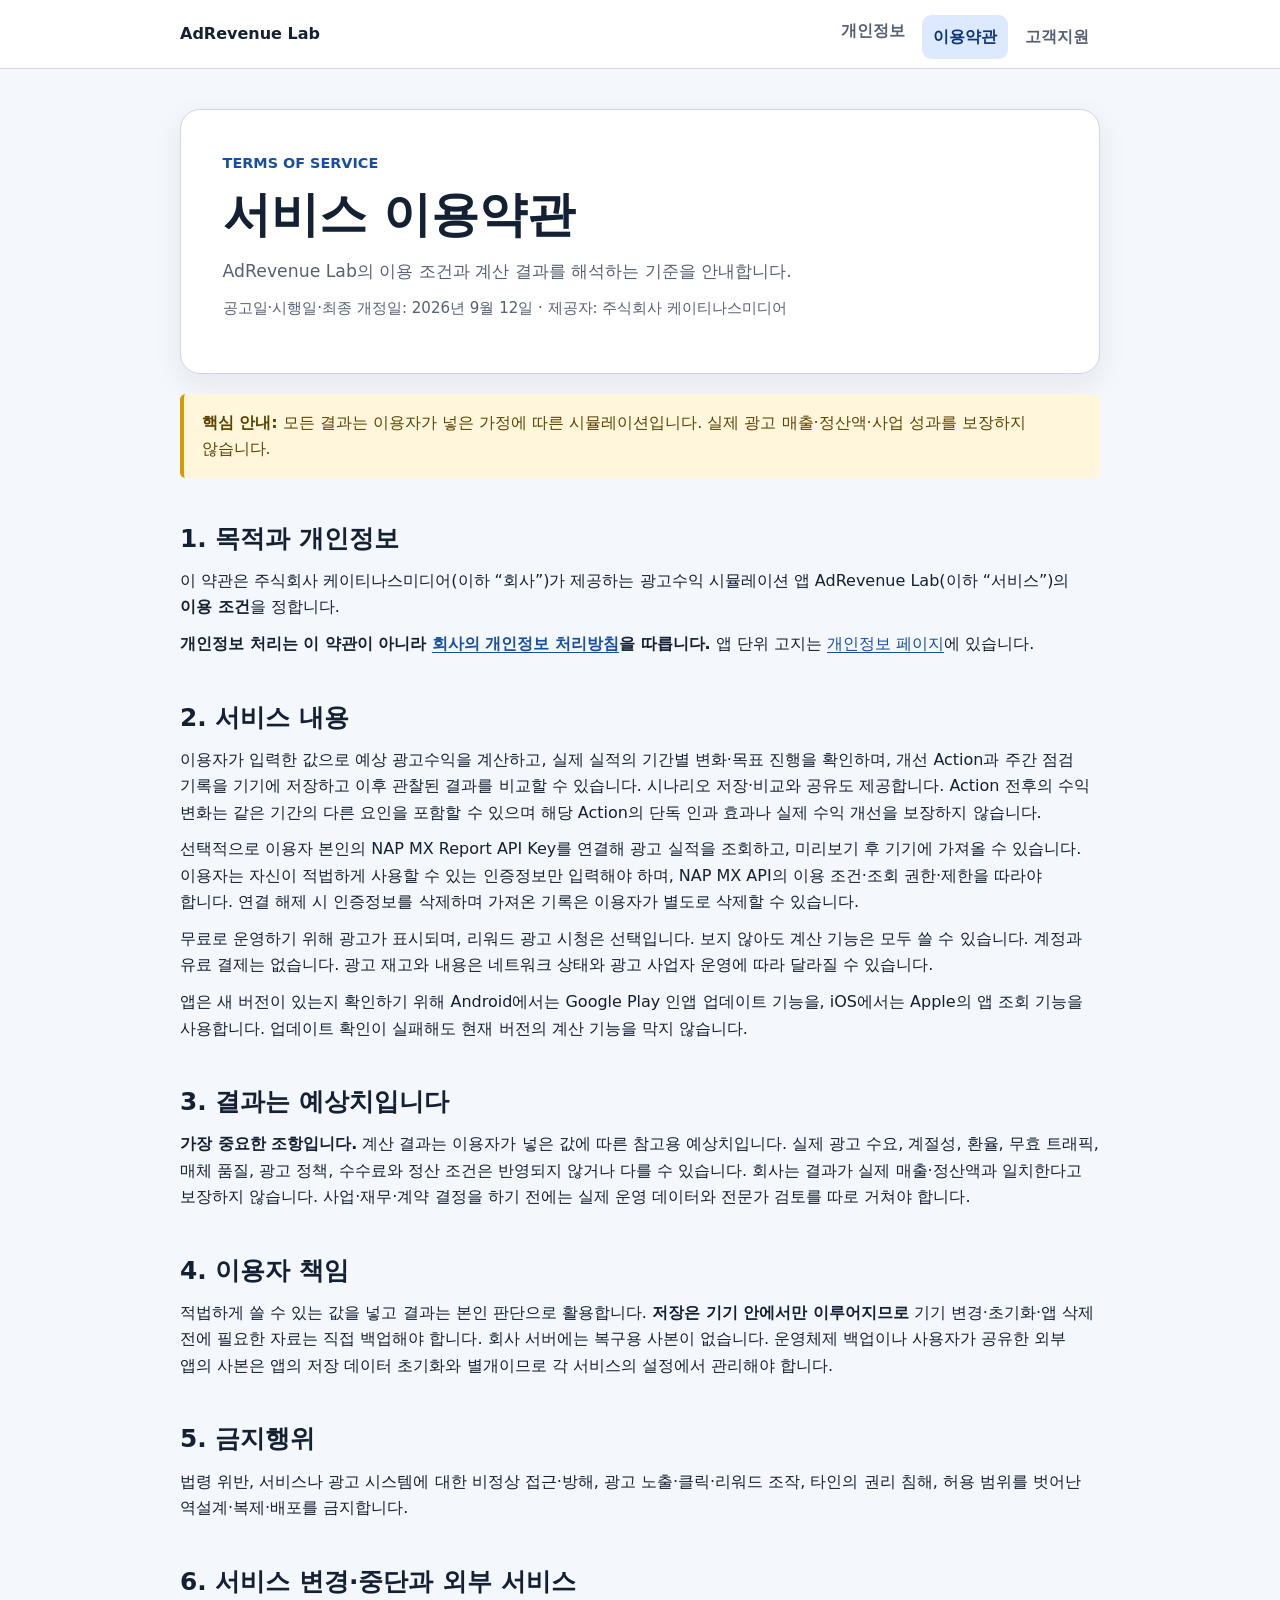
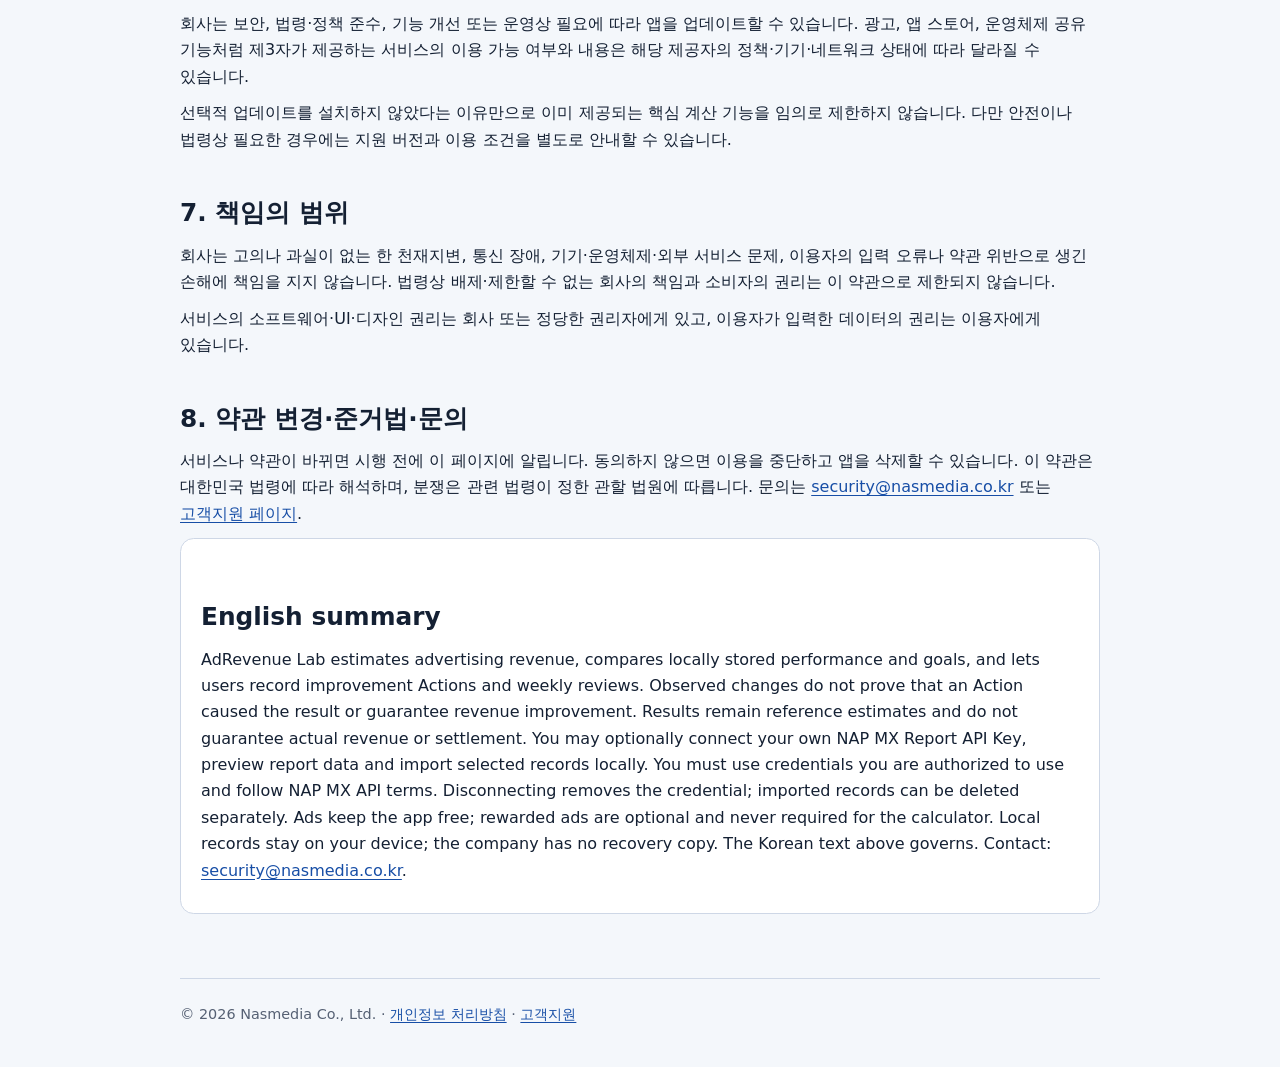
<file: ad-revenue-simulator/public/terms-of-service/index.html>
<!doctype html>
<html lang="ko">
<head>
  <meta charset="utf-8">
  <meta name="viewport" content="width=device-width,initial-scale=1">
  <meta name="description" content="AdRevenue Lab 서비스 이용약관. 계산 결과는 입력값에 따른 예상치이며 실제 광고 매출을 보장하지 않습니다.">
  <title>서비스 이용약관 | AdRevenue Lab</title>
  <link rel="stylesheet" href="../legal.css">
</head>
<body>
  <a class="skip-link" href="#content">본문 바로가기</a>
  <header class="site-header"><div class="header-inner"><a class="brand" href="../support/">AdRevenue Lab</a><nav aria-label="정책 및 지원"><ul><li><a href="../privacy-policy/">개인정보</a></li><li><a aria-current="page" href="./">이용약관</a></li><li><a href="../support/">고객지원</a></li></ul></nav></div></header>
  <main id="content">
    <section class="hero" aria-labelledby="page-title"><p class="eyebrow">TERMS OF SERVICE</p><h1 id="page-title">서비스 이용약관</h1><p class="lead">AdRevenue Lab의 이용 조건과 계산 결과를 해석하는 기준을 안내합니다.</p><p class="meta">공고일·시행일·최종 개정일: 2026년 9월 12일 · 제공자: 주식회사 케이티나스미디어</p></section>
    <div class="notice"><strong>핵심 안내:</strong> 모든 결과는 이용자가 넣은 가정에 따른 시뮬레이션입니다. 실제 광고 매출·정산액·사업 성과를 보장하지 않습니다.</div>

    <section><h2>1. 목적과 개인정보</h2><p>이 약관은 주식회사 케이티나스미디어(이하 “회사”)가 제공하는 광고수익 시뮬레이션 앱 AdRevenue Lab(이하 “서비스”)의 <strong>이용 조건</strong>을 정합니다.</p><p><strong>개인정보 처리는 이 약관이 아니라 <a href="https://www.nasmedia.co.kr/%EA%B0%9C%EC%9D%B8%EC%A0%95%EB%B3%B4%EC%B2%98%EB%A6%AC%EB%B0%A9%EC%B9%A8/">회사의 개인정보 처리방침</a>을 따릅니다.</strong> 앱 단위 고지는 <a href="../privacy-policy/">개인정보 페이지</a>에 있습니다.</p></section>

    <section><h2>2. 서비스 내용</h2><p>이용자가 입력한 값으로 예상 광고수익을 계산하고, 실제 실적의 기간별 변화·목표 진행을 확인하며, 개선 Action과 주간 점검 기록을 기기에 저장하고 이후 관찰된 결과를 비교할 수 있습니다. 시나리오 저장·비교와 공유도 제공합니다. Action 전후의 수익 변화는 같은 기간의 다른 요인을 포함할 수 있으며 해당 Action의 단독 인과 효과나 실제 수익 개선을 보장하지 않습니다.</p><p>선택적으로 이용자 본인의 NAP MX Report API Key를 연결해 광고 실적을 조회하고, 미리보기 후 기기에 가져올 수 있습니다. 이용자는 자신이 적법하게 사용할 수 있는 인증정보만 입력해야 하며, NAP MX API의 이용 조건·조회 권한·제한을 따라야 합니다. 연결 해제 시 인증정보를 삭제하며 가져온 기록은 이용자가 별도로 삭제할 수 있습니다.</p><p>무료로 운영하기 위해 광고가 표시되며, 리워드 광고 시청은 선택입니다. 보지 않아도 계산 기능은 모두 쓸 수 있습니다. 계정과 유료 결제는 없습니다. 광고 재고와 내용은 네트워크 상태와 광고 사업자 운영에 따라 달라질 수 있습니다.</p><p>앱은 새 버전이 있는지 확인하기 위해 Android에서는 Google Play 인앱 업데이트 기능을, iOS에서는 Apple의 앱 조회 기능을 사용합니다. 업데이트 확인이 실패해도 현재 버전의 계산 기능을 막지 않습니다.</p></section>

    <section><h2>3. 결과는 예상치입니다</h2><p><strong>가장 중요한 조항입니다.</strong> 계산 결과는 이용자가 넣은 값에 따른 참고용 예상치입니다. 실제 광고 수요, 계절성, 환율, 무효 트래픽, 매체 품질, 광고 정책, 수수료와 정산 조건은 반영되지 않거나 다를 수 있습니다. 회사는 결과가 실제 매출·정산액과 일치한다고 보장하지 않습니다. 사업·재무·계약 결정을 하기 전에는 실제 운영 데이터와 전문가 검토를 따로 거쳐야 합니다.</p></section>

    <section><h2>4. 이용자 책임</h2><p>적법하게 쓸 수 있는 값을 넣고 결과는 본인 판단으로 활용합니다. <strong>저장은 기기 안에서만 이루어지므로</strong> 기기 변경·초기화·앱 삭제 전에 필요한 자료는 직접 백업해야 합니다. 회사 서버에는 복구용 사본이 없습니다. 운영체제 백업이나 사용자가 공유한 외부 앱의 사본은 앱의 저장 데이터 초기화와 별개이므로 각 서비스의 설정에서 관리해야 합니다.</p></section>

    <section><h2>5. 금지행위</h2><p>법령 위반, 서비스나 광고 시스템에 대한 비정상 접근·방해, 광고 노출·클릭·리워드 조작, 타인의 권리 침해, 허용 범위를 벗어난 역설계·복제·배포를 금지합니다.</p></section>

    <section><h2>6. 서비스 변경·중단과 외부 서비스</h2><p>회사는 보안, 법령·정책 준수, 기능 개선 또는 운영상 필요에 따라 앱을 업데이트할 수 있습니다. 광고, 앱 스토어, 운영체제 공유 기능처럼 제3자가 제공하는 서비스의 이용 가능 여부와 내용은 해당 제공자의 정책·기기·네트워크 상태에 따라 달라질 수 있습니다.</p><p>선택적 업데이트를 설치하지 않았다는 이유만으로 이미 제공되는 핵심 계산 기능을 임의로 제한하지 않습니다. 다만 안전이나 법령상 필요한 경우에는 지원 버전과 이용 조건을 별도로 안내할 수 있습니다.</p></section>

    <section><h2>7. 책임의 범위</h2><p>회사는 고의나 과실이 없는 한 천재지변, 통신 장애, 기기·운영체제·외부 서비스 문제, 이용자의 입력 오류나 약관 위반으로 생긴 손해에 책임을 지지 않습니다. 법령상 배제·제한할 수 없는 회사의 책임과 소비자의 권리는 이 약관으로 제한되지 않습니다.</p><p>서비스의 소프트웨어·UI·디자인 권리는 회사 또는 정당한 권리자에게 있고, 이용자가 입력한 데이터의 권리는 이용자에게 있습니다.</p></section>

    <section><h2>8. 약관 변경·준거법·문의</h2><p>서비스나 약관이 바뀌면 시행 전에 이 페이지에 알립니다. 동의하지 않으면 이용을 중단하고 앱을 삭제할 수 있습니다. 이 약관은 대한민국 법령에 따라 해석하며, 분쟁은 관련 법령이 정한 관할 법원에 따릅니다. 문의는 <a href="mailto:security@nasmedia.co.kr">security@nasmedia.co.kr</a> 또는 <a href="../support/">고객지원 페이지</a>.</p></section>

    <section class="card" aria-labelledby="english-summary"><h2 id="english-summary">English summary</h2><p>AdRevenue Lab estimates advertising revenue, compares locally stored performance and goals, and lets users record improvement Actions and weekly reviews. Observed changes do not prove that an Action caused the result or guarantee revenue improvement. Results remain reference estimates and do not guarantee actual revenue or settlement. You may optionally connect your own NAP MX Report API Key, preview report data and import selected records locally. You must use credentials you are authorized to use and follow NAP MX API terms. Disconnecting removes the credential; imported records can be deleted separately. Ads keep the app free; rewarded ads are optional and never required for the calculator. Local records stay on your device; the company has no recovery copy. The Korean text above governs. Contact: <a href="mailto:security@nasmedia.co.kr">security@nasmedia.co.kr</a>.</p></section>
  </main>
  <footer class="site-footer">© 2026 Nasmedia Co., Ltd. · <a href="../privacy-policy/">개인정보 처리방침</a> · <a href="../support/">고객지원</a></footer>
</body>
</html>
</file>
<file: ad-revenue-simulator/public/legal.css>
:root {
  color-scheme: light dark;
  --bg: #f4f7fb;
  --surface: #ffffff;
  --surface-soft: #eef4ff;
  --text: #142033;
  --muted: #566174;
  --line: #ced7e6;
  --brand: #174ea6;
  --brand-strong: #0b3578;
  --accent: #dce9ff;
  --warning-bg: #fff6db;
  --warning-text: #5c4300;
  --focus: #ffbf47;
  --shadow: 0 10px 30px rgb(27 55 95 / 8%);
}

* { box-sizing: border-box; }
html { scroll-behavior: smooth; }
body { margin: 0; background: var(--bg); color: var(--text); font: 16px/1.65 system-ui, -apple-system, BlinkMacSystemFont, "Segoe UI", sans-serif; word-break: keep-all; overflow-wrap: anywhere; }
a { color: var(--brand); text-underline-offset: .18em; }
a:hover { color: var(--brand-strong); }
a:focus-visible, summary:focus-visible { outline: 3px solid var(--focus); outline-offset: 3px; border-radius: 3px; }
.skip-link { position: fixed; z-index: 10; top: .75rem; left: .75rem; padding: .65rem .9rem; border-radius: .5rem; background: var(--text); color: var(--surface); transform: translateY(-180%); }
.skip-link:focus { transform: translateY(0); }
.site-header { border-bottom: 1px solid var(--line); background: var(--surface); }
.header-inner, main, .site-footer { width: min(100% - 2rem, 920px); margin-inline: auto; }
.header-inner { display: flex; align-items: center; justify-content: space-between; gap: 1rem; min-height: 4.25rem; }
.brand { color: var(--text); font-weight: 800; text-decoration: none; }
nav ul { display: flex; flex-wrap: wrap; gap: .35rem; margin: 0; padding: 0; list-style: none; }
nav a { display: inline-block; min-height: 2.75rem; padding: .55rem .7rem; border-radius: .6rem; color: var(--muted); font-weight: 650; text-decoration: none; }
nav a[aria-current="page"] { background: var(--accent); color: var(--brand-strong); }
main { padding-block: 2.5rem 4rem; }
.hero { padding: clamp(1.5rem, 4vw, 2.6rem); border: 1px solid var(--line); border-radius: 1.25rem; background: var(--surface); box-shadow: var(--shadow); }
.eyebrow { margin: 0 0 .4rem; color: var(--brand); font-size: .9rem; font-weight: 800; }
h1, h2, h3 { line-height: 1.35; letter-spacing: 0; }
h1 { margin: 0; font-size: clamp(2rem, 5vw, 3rem); }
h2 { margin: 2.7rem 0 .8rem; font-size: 1.55rem; scroll-margin-top: 1rem; }
h3 { margin: 1.5rem 0 .45rem; font-size: 1.15rem; }
p { margin: .65rem 0; }
.lead { max-width: 68ch; color: var(--muted); font-size: 1.08rem; }
.meta { color: var(--muted); font-size: .94rem; }
.summary-grid { display: grid; grid-template-columns: repeat(3, minmax(0, 1fr)); gap: .8rem; margin-top: 1.3rem; }
.summary-item, .card { border: 1px solid var(--line); border-radius: .85rem; background: var(--surface); }
.summary-item { padding: 1rem; background: var(--surface-soft); }
.summary-item strong { display: block; margin-bottom: .25rem; }
.summary-item p { margin: 0; color: var(--muted); font-size: .94rem; }
.notice { margin: 1.25rem 0; padding: 1rem 1.1rem; border-left: .3rem solid #d59b00; border-radius: .35rem; background: var(--warning-bg); color: var(--warning-text); }
.toc, .card { padding: 1.15rem 1.25rem; }
.toc { margin-top: 1.2rem; border: 1px solid var(--line); border-radius: .85rem; background: var(--surface); }
.toc strong { display: block; margin-bottom: .45rem; }
.toc ol { margin: 0; padding-left: 1.25rem; columns: 2; column-gap: 2rem; }
.toc li { break-inside: avoid; margin: .2rem 0; }
.table-wrap { margin: 1rem 0; overflow-x: auto; border: 1px solid var(--line); border-radius: .75rem; background: var(--surface); }
table { width: 100%; border-collapse: collapse; min-width: 680px; }
th, td { padding: .8rem; border-bottom: 1px solid var(--line); text-align: left; vertical-align: top; }
th { background: var(--surface-soft); font-size: .92rem; }
tr:last-child td { border-bottom: 0; }
ul, ol { padding-left: 1.35rem; }
li + li { margin-top: .35rem; }
code { padding: .1rem .3rem; border-radius: .3rem; background: var(--surface-soft); }
details { margin: .75rem 0; border: 1px solid var(--line); border-radius: .75rem; background: var(--surface); }
summary { padding: 1rem; cursor: pointer; font-weight: 750; }
details > div { padding: 0 1rem 1rem; color: var(--muted); }
details > div > :first-child { margin-top: 0; }
.contact-grid { display: grid; grid-template-columns: repeat(2, minmax(0, 1fr)); gap: .8rem; }
.site-footer { padding-block: 1.5rem 2.5rem; border-top: 1px solid var(--line); color: var(--muted); font-size: .9rem; }
@media (max-width: 720px) { .header-inner { align-items: flex-start; flex-direction: column; padding-block: .85rem; } .summary-grid, .contact-grid { grid-template-columns: 1fr; } .toc ol { columns: 1; } main { padding-top: 1.25rem; } }
@media (prefers-reduced-motion: reduce) { html { scroll-behavior: auto; } }
@media (prefers-color-scheme: dark) { :root { --bg: #0e1624; --surface: #151f30; --surface-soft: #1b2d49; --text: #edf3ff; --muted: #b7c2d3; --line: #35445c; --brand: #9cc2ff; --brand-strong: #c3d9ff; --accent: #233d64; --warning-bg: #3d310c; --warning-text: #ffe39a; --shadow: none; } }
</file>
